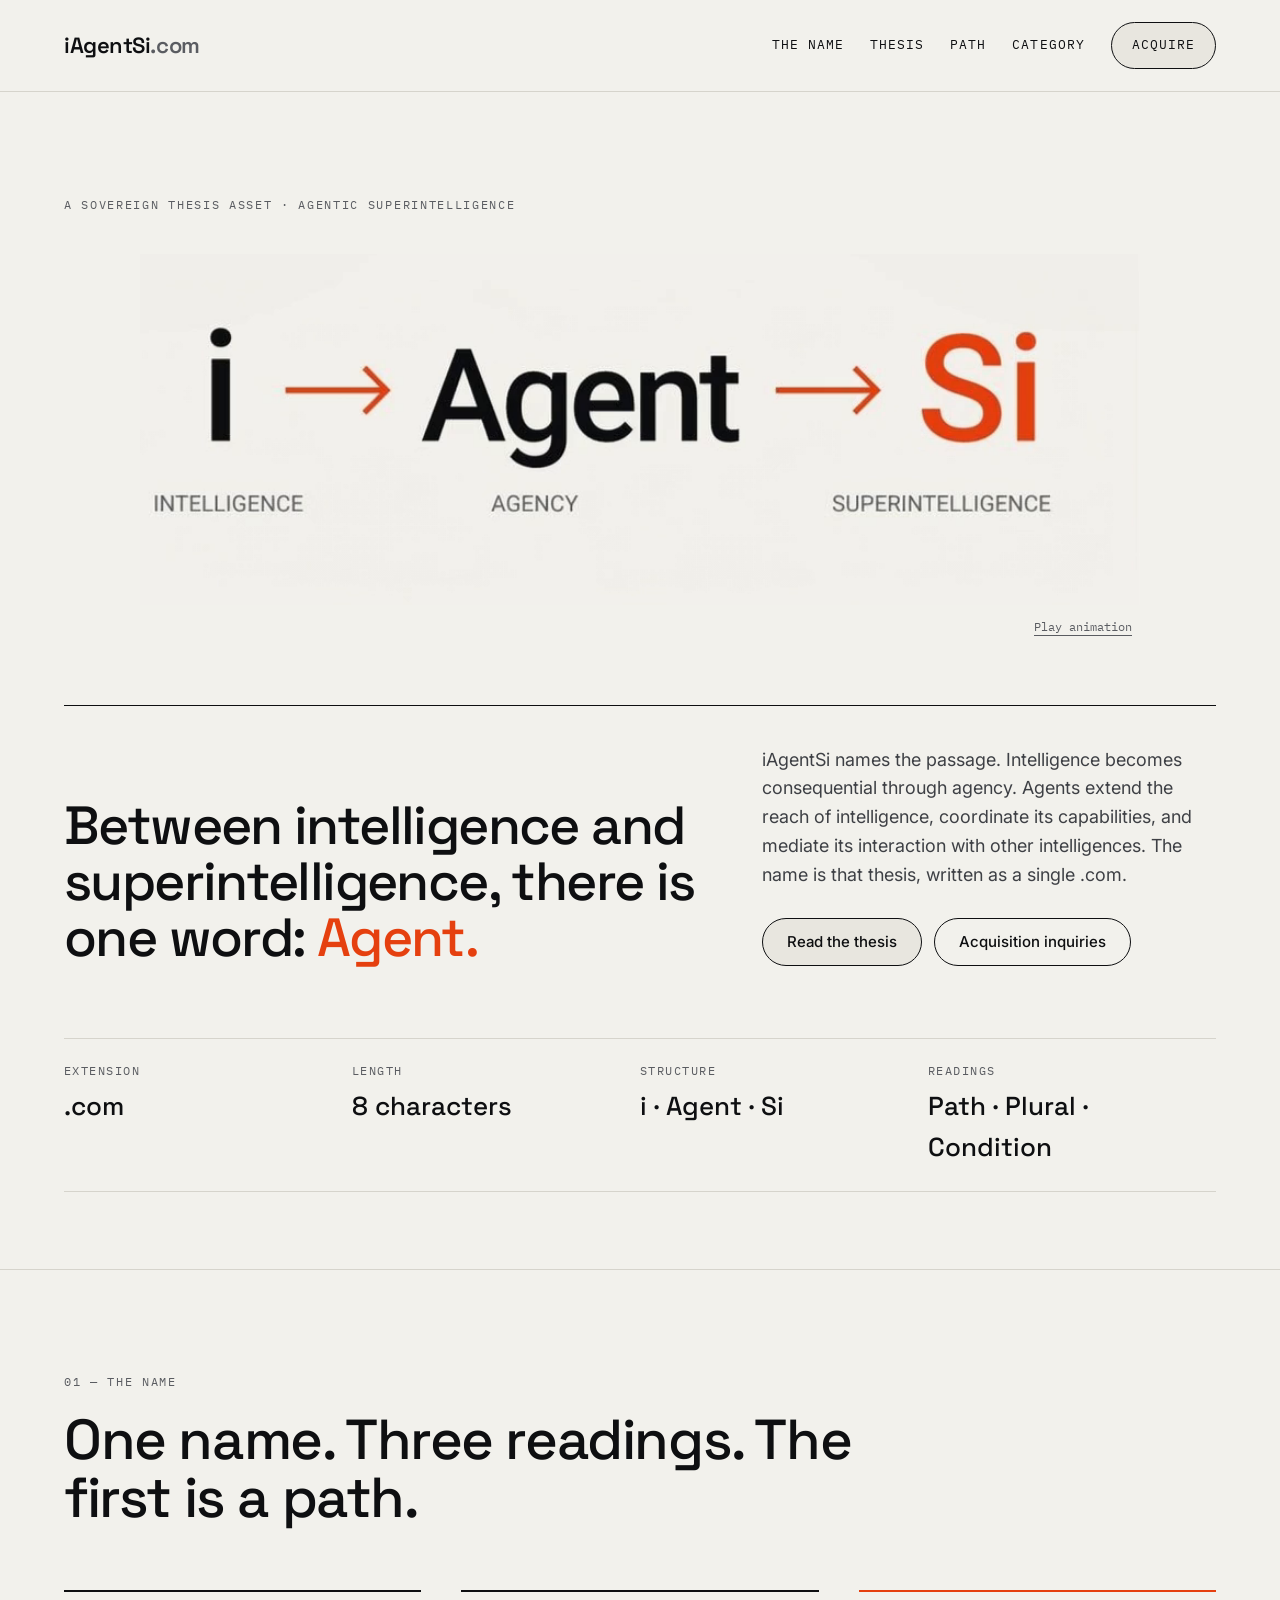
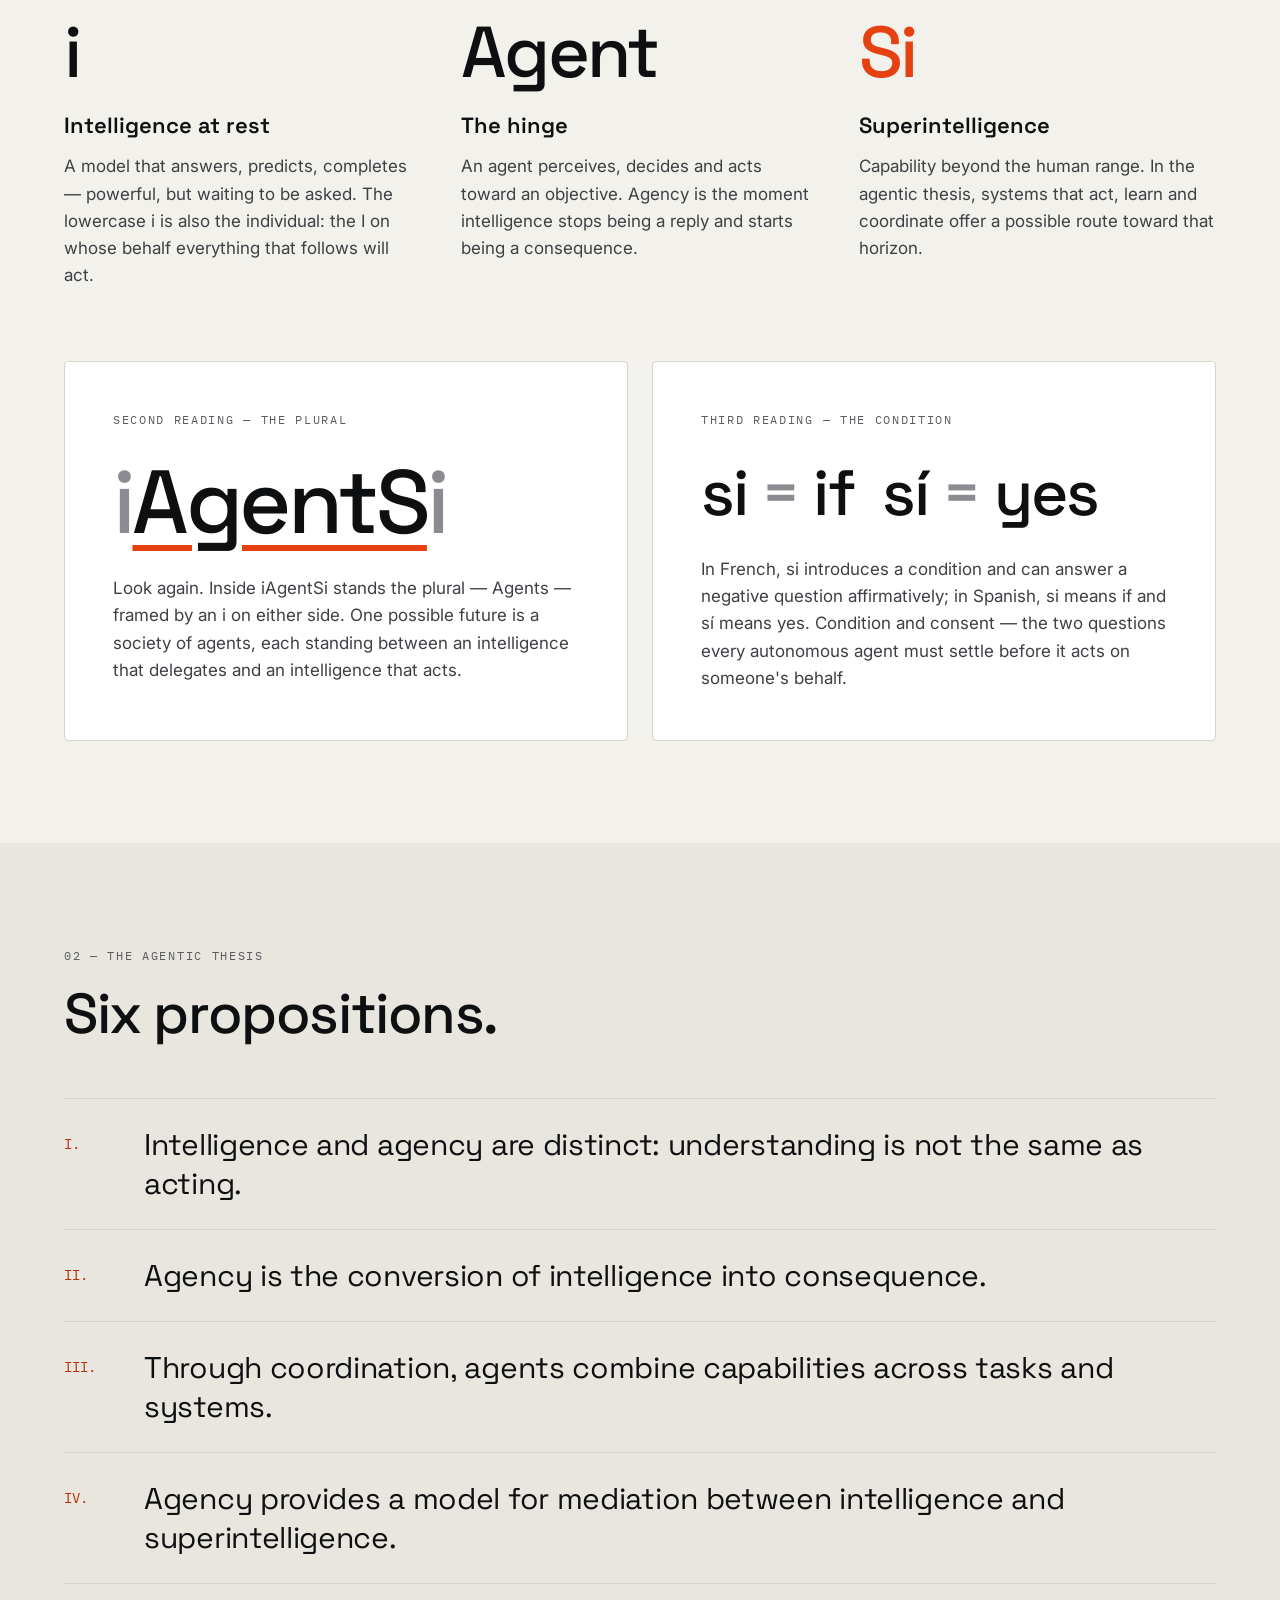
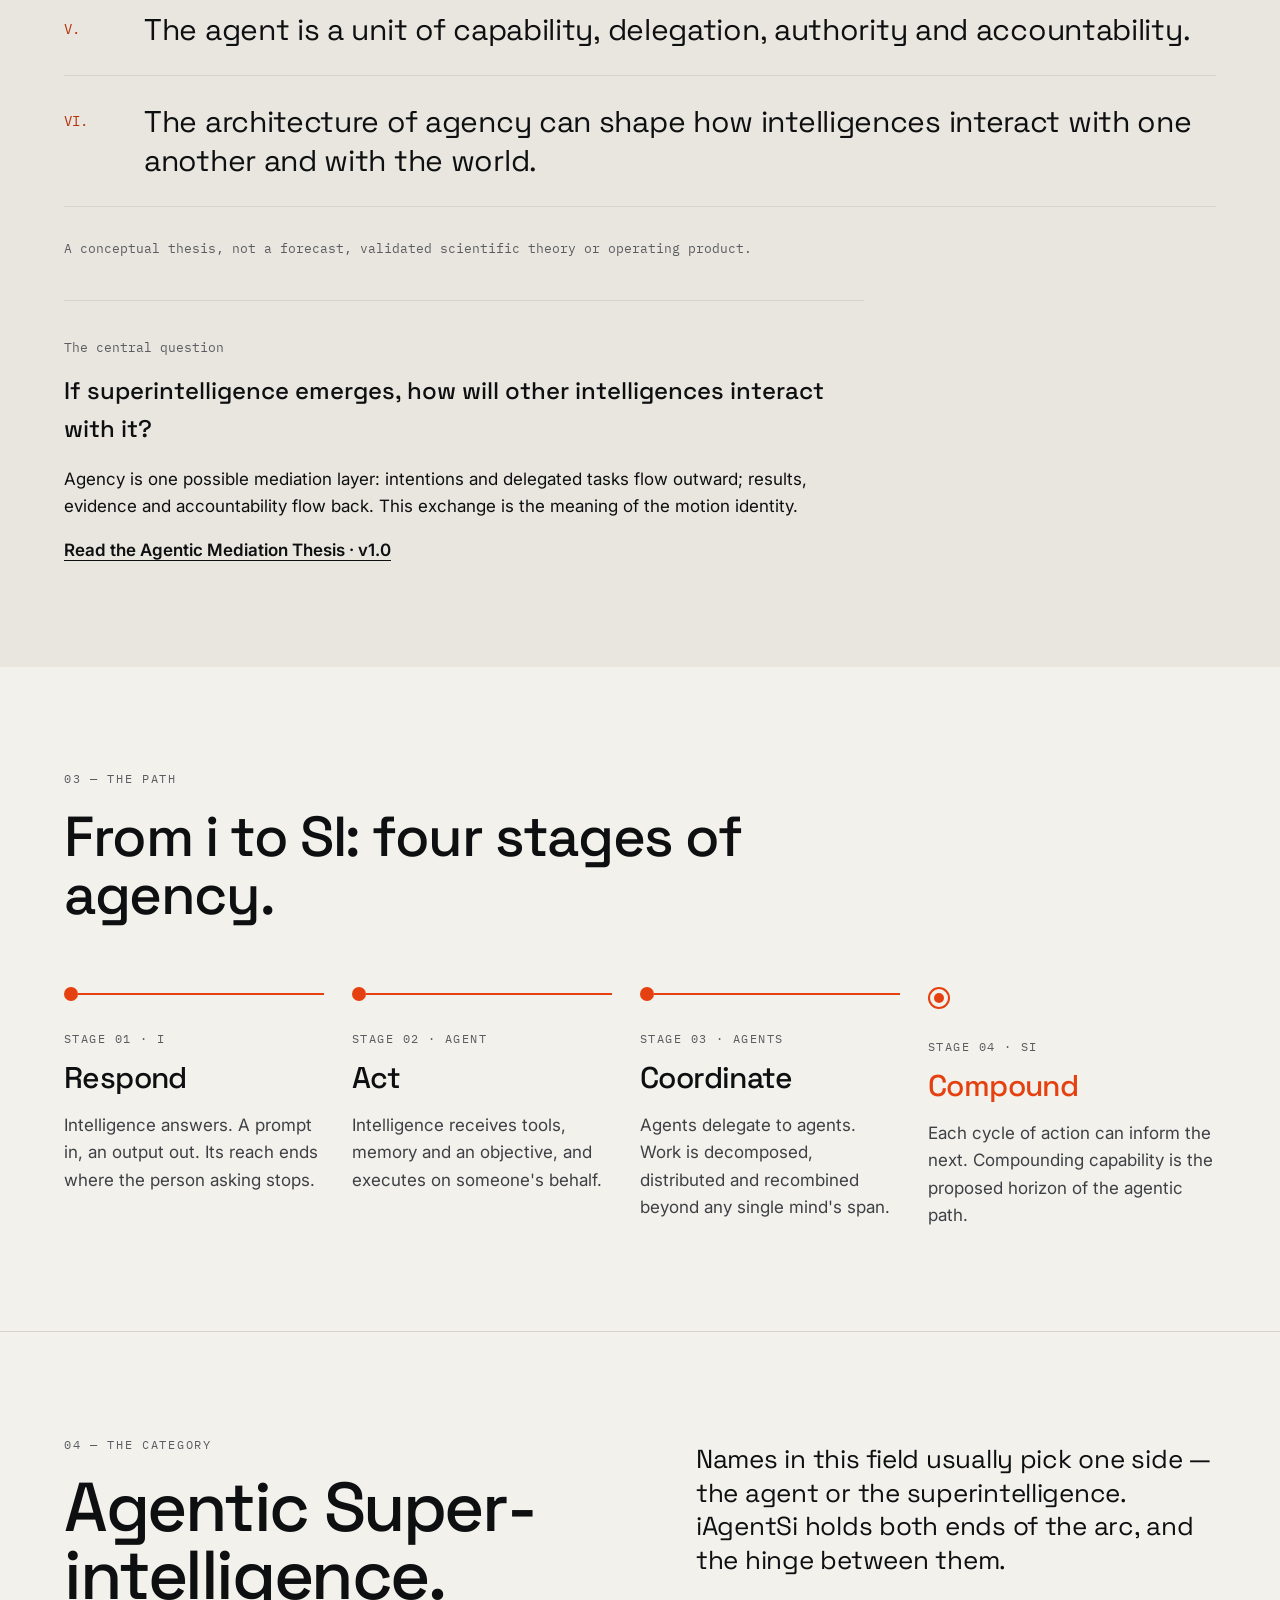
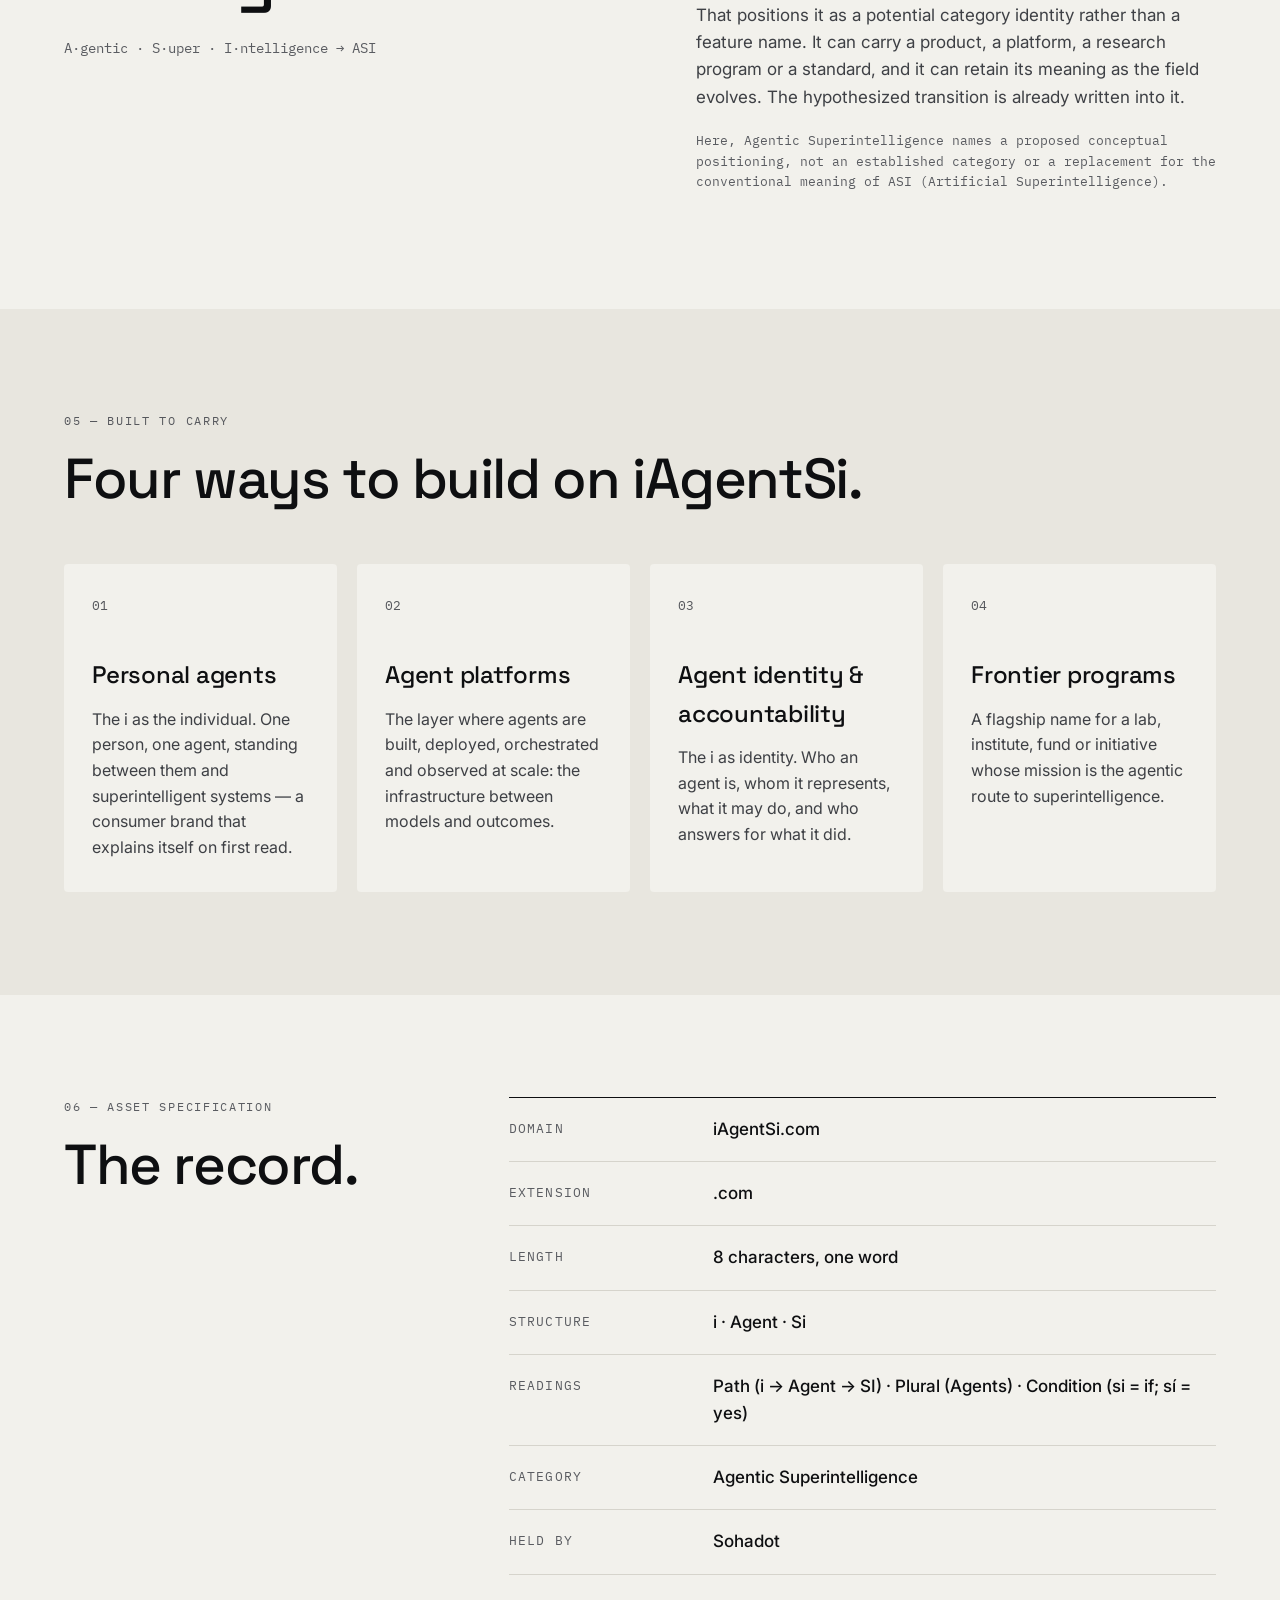
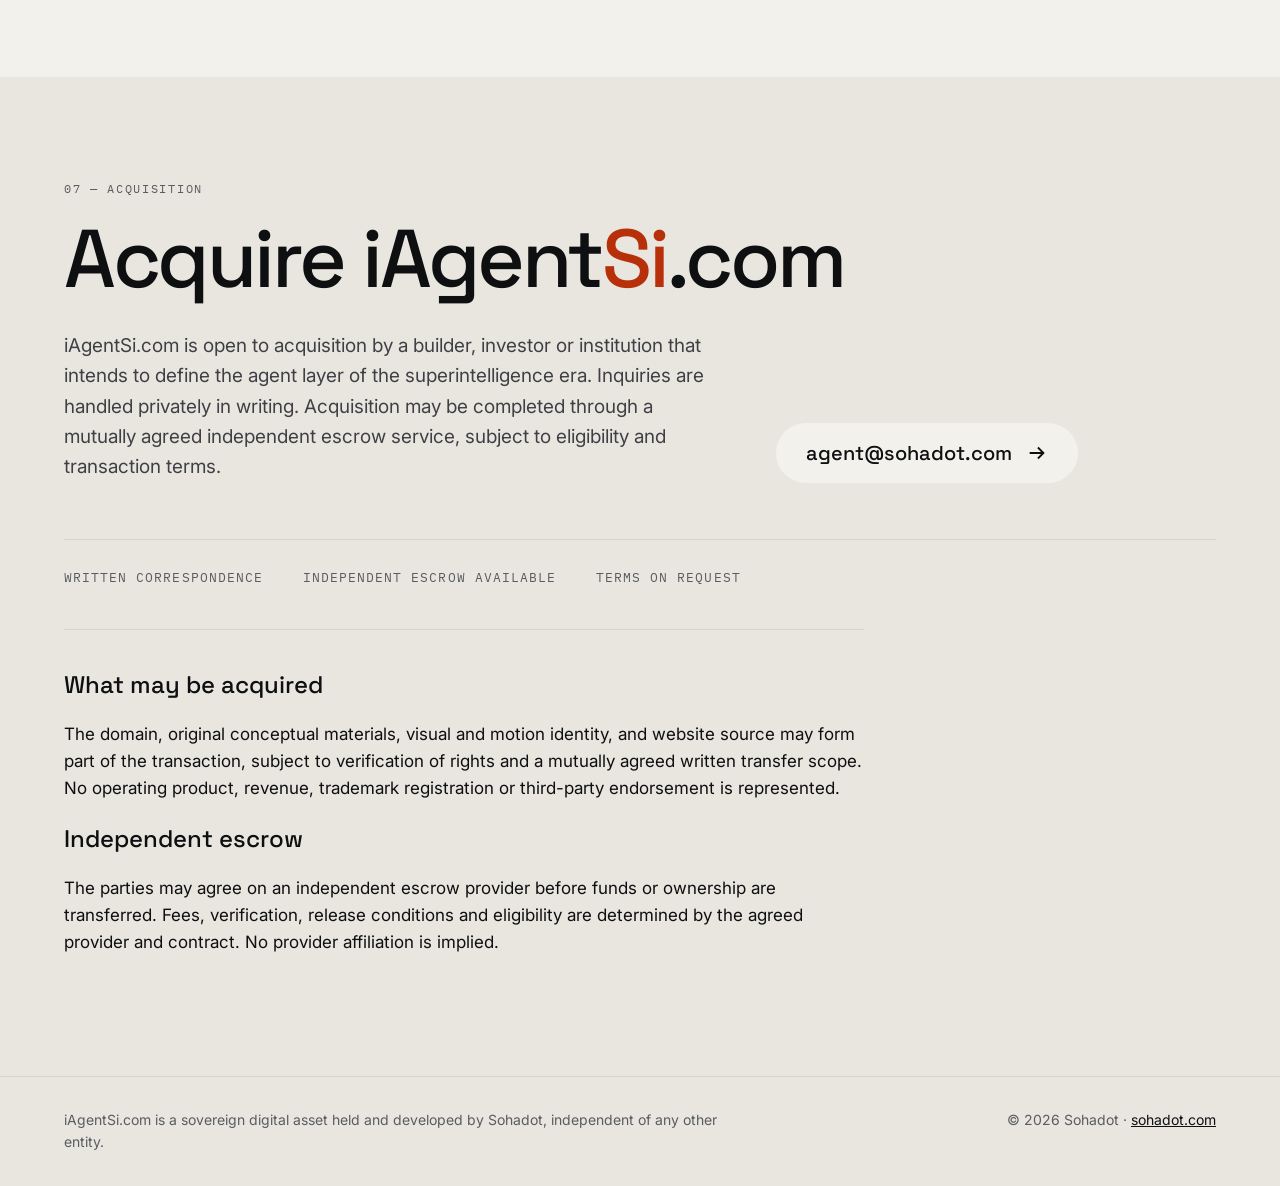
<file: index.html>
<!doctype html>
<html lang="en"><head><meta charset="utf-8"><meta name="viewport" content="width=device-width, initial-scale=1"><title>iAgentSi.com — From i to SI, through the Agent</title><meta name="description" content="Between intelligence and superintelligence, there is one word: Agent. A conceptual digital asset exploring agency as a mediation layer."><link rel="canonical" href="https://iagentsi.com/"><meta name="theme-color" content="#F2F1EC"><meta property="og:type" content="website"><meta property="og:site_name" content="iAgentSi.com"><meta property="og:title" content="iAgentSi.com — From i to SI, through the Agent"><meta property="og:description" content="Between intelligence and superintelligence, there is one word: Agent. A conceptual digital asset exploring agency as a mediation layer."><meta property="og:url" content="https://iagentsi.com/"><meta property="og:image" content="https://iagentsi.com/assets/social-share.png"><meta property="og:image:width" content="1200"><meta property="og:image:height" content="630"><meta property="og:image:alt" content="i to Agent to Si: intelligence, agency, superintelligence"><meta name="twitter:card" content="summary_large_image"><meta name="twitter:title" content="iAgentSi.com — From i to SI, through the Agent"><meta name="twitter:description" content="Between intelligence and superintelligence, there is one word: Agent. A conceptual digital asset exploring agency as a mediation layer."><meta name="twitter:image" content="https://iagentsi.com/assets/social-share.png"><meta name="twitter:image:alt" content="The iAgentSi conceptual identity"><link rel="icon" href="/assets/favicon.svg" type="image/svg+xml"><link rel="stylesheet" href="https://fonts.googleapis.com/css2?family=IBM+Plex+Mono:wght@400;500&amp;family=Inter:wght@400;500;600&amp;family=Space+Grotesk:wght@400;500;600&amp;display=swap"><link rel="stylesheet" href="/assets/site.css"><script type="application/ld+json">{"@context": "https://schema.org", "@type": "WebPage", "name": "iAgentSi \u2014 Agentic Superintelligence", "url": "https://iagentsi.com/", "description": "Between intelligence and superintelligence, there is one word: Agent. A conceptual digital asset exploring agency as a mediation layer.", "inLanguage": "en"}</script><script src="/assets/motion.js" defer></script></head><body><a class="skip" href="#main">Skip to content</a><div class="site d1">
<header class="d2">
<nav aria-label="Primary" class="d3">
<a class="d4" href="#top">iAgentSi<span class="d5">.com</span></a>
<div class="d6">
<a class="d7" href="#name">The Name</a>
<a class="d7" href="#thesis">Thesis</a>
<a class="d7" href="#path">Path</a>
<a class="d7" href="#category">Category</a>
<a class="d8" href="#acquire">Acquire</a>
</div>
</nav>
</header>
<main id="main"><section class="d9" id="top">
<div class="d10">
<p class="d11">A sovereign thesis asset · Agentic Superintelligence</p>
<figure aria-label="Intelligence through agency to superintelligence: a conceptual exchange" class="motion"><div class="motion-media"><img alt="i — Intelligence; Agent — Agency; Si — Superintelligence" height="320" id="identity-still" src="/assets/identity-poster.png" width="912"/><video aria-hidden="true" height="320" hidden="" id="identity-video" loop="" muted="" playsinline="" poster="/assets/identity-poster.png" preload="none" width="912"><source src="/assets/identity.mp4" type="video/mp4"/></video></div><figcaption><span class="motion-description">01 — Intelligence · 02 — Agency · 03 — Superintelligence</span><button hidden="" id="motion-toggle" type="button">Play animation</button></figcaption></figure>
<div class="d12">
<h1 class="d13">Between intelligence and superintelligence, there is one word: <span class="d14">Agent.</span></h1>
<div class="d15">
<p class="d16">iAgentSi names the passage. Intelligence becomes consequential through agency. Agents extend the reach of intelligence, coordinate its capabilities, and mediate its interaction with other intelligences. The name is that thesis, written as a single .com.</p>
<div class="d17">
<a class="d18" href="#thesis">Read the thesis</a>
<a class="d19" href="mailto:agent@sohadot.com?subject=iAgentSi.com%20%E2%80%94%20Acquisition%20inquiry">Acquisition inquiries</a>
</div>
</div>
</div>
<dl class="d20">
<div class="d21">
<dt class="d22">Extension</dt>
<dd class="d23">.com</dd>
</div>
<div class="d21">
<dt class="d22">Length</dt>
<dd class="d23">8 characters</dd>
</div>
<div class="d21">
<dt class="d22">Structure</dt>
<dd class="d23">i · Agent · Si</dd>
</div>
<div class="d24">
<dt class="d22">Readings</dt>
<dd class="d23">Path · Plural · Condition</dd>
</div>
</dl>
</div>
</section><section class="d25" id="name">
<div class="d10">
<p class="d26">01 — The name</p>
<h2 class="d27">One name. Three readings. The first is a path.</h2>
<div class="d28">
<article class="d29">
<div class="d30">i</div>
<h3 class="d31">Intelligence at rest</h3>
<p class="d32">A model that answers, predicts, completes — powerful, but waiting to be asked. The lowercase i is also the individual: the I on whose behalf everything that follows will act.</p>
</article>
<article class="d29">
<div class="d30">Agent</div>
<h3 class="d31">The hinge</h3>
<p class="d32">An agent perceives, decides and acts toward an objective. Agency is the moment intelligence stops being a reply and starts being a consequence.</p>
</article>
<article class="d33">
<div class="d34">Si</div>
<h3 class="d31">Superintelligence</h3>
<p class="d32">Capability beyond the human range. In the agentic thesis, systems that act, learn and coordinate offer a possible route toward that horizon.</p>
</article>
</div>
<div class="d35">
<div class="d36">
<p class="d37">Second reading — the plural</p>
<div aria-label="i, Agents, i" class="d38" role="img"><span class="d39">i</span><span class="d40">AgentS</span><span class="d39">i</span></div>
<p class="d32">Look again. Inside iAgentSi stands the plural — Agents — framed by an i on either side. One possible future is a society of agents, each standing between an intelligence that delegates and an intelligence that acts.</p>
</div>
<div class="d36">
<p class="d37">Third reading — the condition</p>
<div class="d41">
<span>si <span class="d39">=</span> if</span>
<span>sí <span class="d39">=</span> yes</span>
</div>
<p class="d32">In French, si introduces a condition and can answer a negative question affirmatively; in Spanish, si means if and sí means yes. Condition and consent — the two questions every autonomous agent must settle before it acts on someone's behalf.</p>
</div>
</div>
</div>
</section><section class="d42" id="thesis">
<div class="d10">
<p class="d26">02 — The agentic thesis</p>
<h2 class="d43">Six propositions.</h2>
<ol class="d44">
<li class="d45"><span class="d46">I.</span> <span class="d47">Intelligence and agency are distinct: understanding is not the same as acting.</span></li>
<li class="d45"><span class="d46">II.</span> <span class="d47">Agency is the conversion of intelligence into consequence.</span></li>
<li class="d45"><span class="d46">III.</span> <span class="d47">Through coordination, agents combine capabilities across tasks and systems.</span></li>
<li class="d45"><span class="d46">IV.</span> <span class="d47">Agency provides a model for mediation between intelligence and superintelligence.</span></li>
<li class="d45"><span class="d46">V.</span> <span class="d47">The agent is a unit of capability, delegation, authority and accountability.</span></li>
<li class="d45"><span class="d46">VI.</span> <span class="d47">The architecture of agency can shape how intelligences interact with one another and with the world.</span></li>
</ol>
<p class="d48">A conceptual thesis, not a forecast, validated scientific theory or operating product.</p>
<div class="thesis-note"><p class="eyebrow">The central question</p><h3>If superintelligence emerges, how will other intelligences interact with it?</h3><p>Agency is one possible mediation layer: intentions and delegated tasks flow outward; results, evidence and accountability flow back. This exchange is the meaning of the motion identity.</p><a href="/thesis/">Read the Agentic Mediation Thesis · v1.0</a></div></div>
</section><section class="d49" id="path">
<div class="d10">
<p class="d26">03 — The path</p>
<h2 class="d27">From i to SI: four stages of agency.</h2>
<div class="d50">
<div class="d51">
<div aria-hidden="true" class="d52"><span class="d53"></span><span class="d54"></span></div>
<p class="d55">Stage 01 · i</p>
<h3 class="d56">Respond</h3>
<p class="d32">Intelligence answers. A prompt in, an output out. Its reach ends where the person asking stops.</p>
</div>
<div class="d51">
<div aria-hidden="true" class="d52"><span class="d53"></span><span class="d54"></span></div>
<p class="d55">Stage 02 · Agent</p>
<h3 class="d56">Act</h3>
<p class="d32">Intelligence receives tools, memory and an objective, and executes on someone's behalf.</p>
</div>
<div class="d51">
<div aria-hidden="true" class="d52"><span class="d53"></span><span class="d54"></span></div>
<p class="d55">Stage 03 · Agents</p>
<h3 class="d56">Coordinate</h3>
<p class="d32">Agents delegate to agents. Work is decomposed, distributed and recombined beyond any single mind's span.</p>
</div>
<div class="d57">
<div aria-hidden="true" class="d52"><span class="d58"><span class="d59"></span></span></div>
<p class="d55">Stage 04 · SI</p>
<h3 class="d60">Compound</h3>
<p class="d32">Each cycle of action can inform the next. Compounding capability is the proposed horizon of the agentic path.</p>
</div>
</div>
</div>
</section><section class="d25" id="category">
<div class="d61">
<div class="d62">
<p class="d26">04 — The category</p>
<h2 class="d63">Agentic Super­intelligence.</h2>
<p class="d64">A·gentic · S·uper · I·ntelligence → ASI</p>
</div>
<div class="d65">
<p class="d66">Names in this field usually pick one side — the agent or the superintelligence. iAgentSi holds both ends of the arc, and the hinge between them.</p>
<p class="d32">That positions it as a potential category identity rather than a feature name. It can carry a product, a platform, a research program or a standard, and it can retain its meaning as the field evolves. The hypothesized transition is already written into it.</p>
<p class="scope-note">Here, Agentic Superintelligence names a proposed conceptual positioning, not an established category or a replacement for the conventional meaning of ASI (Artificial Superintelligence).</p></div>
</div>
</section><section class="d67" id="pathways">
<div class="d10">
<p class="d68">05 — Built to carry</p>
<h2 class="d69">Four ways to build on iAgentSi.</h2>
<div class="d70">
<article class="d71">
<p class="d72">01</p>
<h3 class="d73">Personal agents</h3>
<p class="d74">The i as the individual. One person, one agent, standing between them and superintelligent systems — a consumer brand that explains itself on first read.</p>
</article>
<article class="d71">
<p class="d72">02</p>
<h3 class="d73">Agent platforms</h3>
<p class="d74">The layer where agents are built, deployed, orchestrated and observed at scale: the infrastructure between models and outcomes.</p>
</article>
<article class="d71">
<p class="d72">03</p>
<h3 class="d73">Agent identity &amp; accountability</h3>
<p class="d74">The i as identity. Who an agent is, whom it represents, what it may do, and who answers for what it did.</p>
</article>
<article class="d71">
<p class="d72">04</p>
<h3 class="d73">Frontier programs</h3>
<p class="d74">A flagship name for a lab, institute, fund or initiative whose mission is the agentic route to superintelligence.</p>
</article>
</div>
</div>
</section><section class="d49" id="spec">
<div class="d75">
<div class="d76">
<p class="d26">06 — Asset specification</p>
<h2 class="d77">The record.</h2>
</div>
<dl class="d78">
<div class="d79"><dt class="d80">Domain</dt><dd class="d81">iAgentSi.com</dd></div>
<div class="d79"><dt class="d80">Extension</dt><dd class="d81">.com</dd></div>
<div class="d79"><dt class="d80">Length</dt><dd class="d81">8 characters, one word</dd></div>
<div class="d79"><dt class="d80">Structure</dt><dd class="d81">i · Agent · Si</dd></div>
<div class="d79"><dt class="d80">Readings</dt><dd class="d81">Path (i → Agent → SI) · Plural (Agents) · Condition (si = if; sí = yes)</dd></div>
<div class="d79"><dt class="d80">Category</dt><dd class="d81">Agentic Superintelligence</dd></div>
<div class="d79"><dt class="d80">Held by</dt><dd class="d81">Sohadot</dd></div>
</dl>
</div>
</section><section class="d42" id="acquire">
<div class="d10">
<p class="d26">07 — Acquisition</p>
<h2 class="d82">Acquire iAgent<span class="d83">Si</span>.com</h2>
<div class="d84">
<p class="d85">iAgentSi.com is open to acquisition by a builder, investor or institution that intends to define the agent layer of the superintelligence era. Inquiries are handled privately in writing. Acquisition may be completed through a mutually agreed independent escrow service, subject to eligibility and transaction terms.</p>
<a class="d86" href="mailto:agent@sohadot.com?subject=iAgentSi.com%20%E2%80%94%20Acquisition%20inquiry">agent@sohadot.com<svg aria-hidden="true" class="d87" viewbox="0 0 24 24"><path d="M4 12h15M13 6l6 6-6 6" fill="none" stroke="#0E0F11" stroke-width="2"></path></svg></a>
</div>
<div class="d88">
<span>Written correspondence</span>
<span>Independent escrow available</span>
<span>Terms on request</span>
</div>
<div class="acq-note"><h3>What may be acquired</h3><p>The domain, original conceptual materials, visual and motion identity, and website source may form part of the transaction, subject to verification of rights and a mutually agreed written transfer scope. No operating product, revenue, trademark registration or third-party endorsement is represented.</p><h3>Independent escrow</h3><p>The parties may agree on an independent escrow provider before funds or ownership are transferred. Fees, verification, release conditions and eligibility are determined by the agreed provider and contract. No provider affiliation is implied.</p></div></div>
</section></main>







<footer class="d89">
<div class="d90">
<p class="d91">iAgentSi.com is a sovereign digital asset held and developed by Sohadot, independent of any other entity.</p>
<p class="d92">© 2026 Sohadot · <a class="d93" href="https://sohadot.com">sohadot.com</a></p>
</div>
</footer>
</div></body></html>
</file>
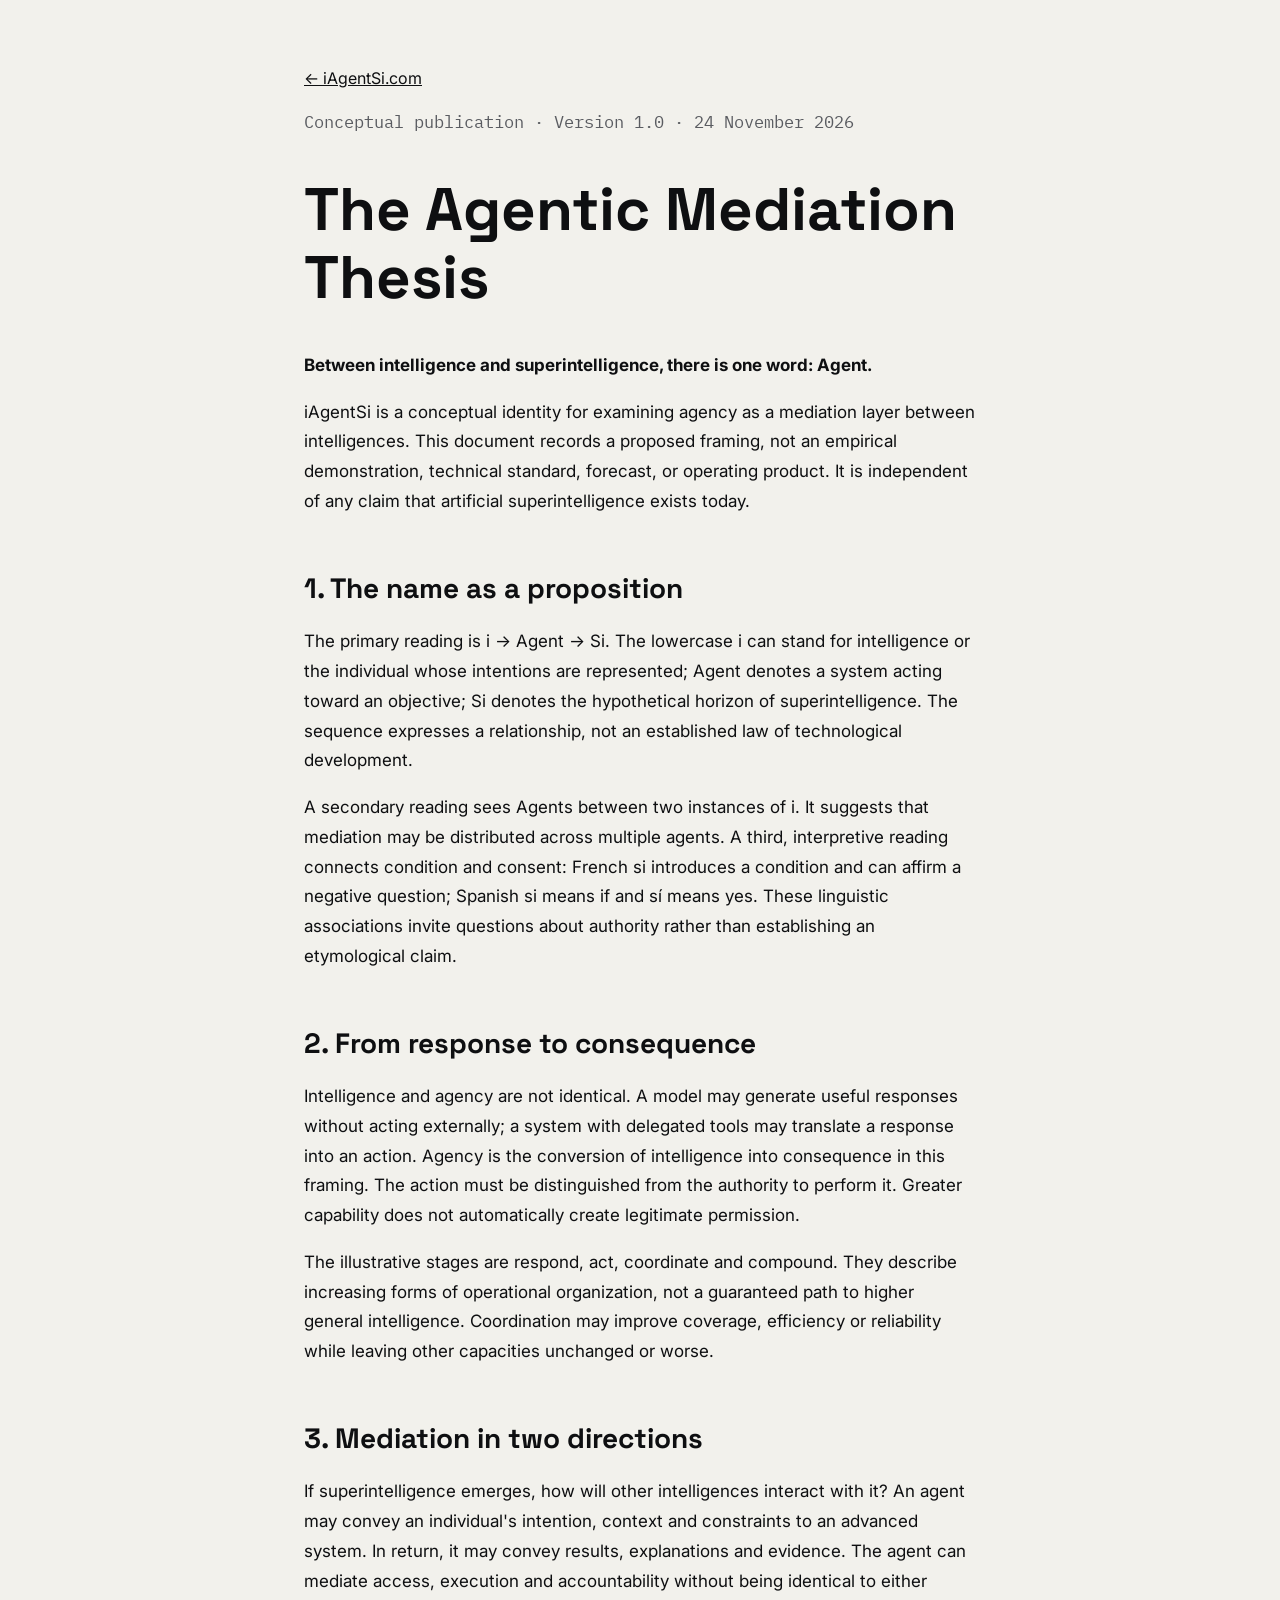
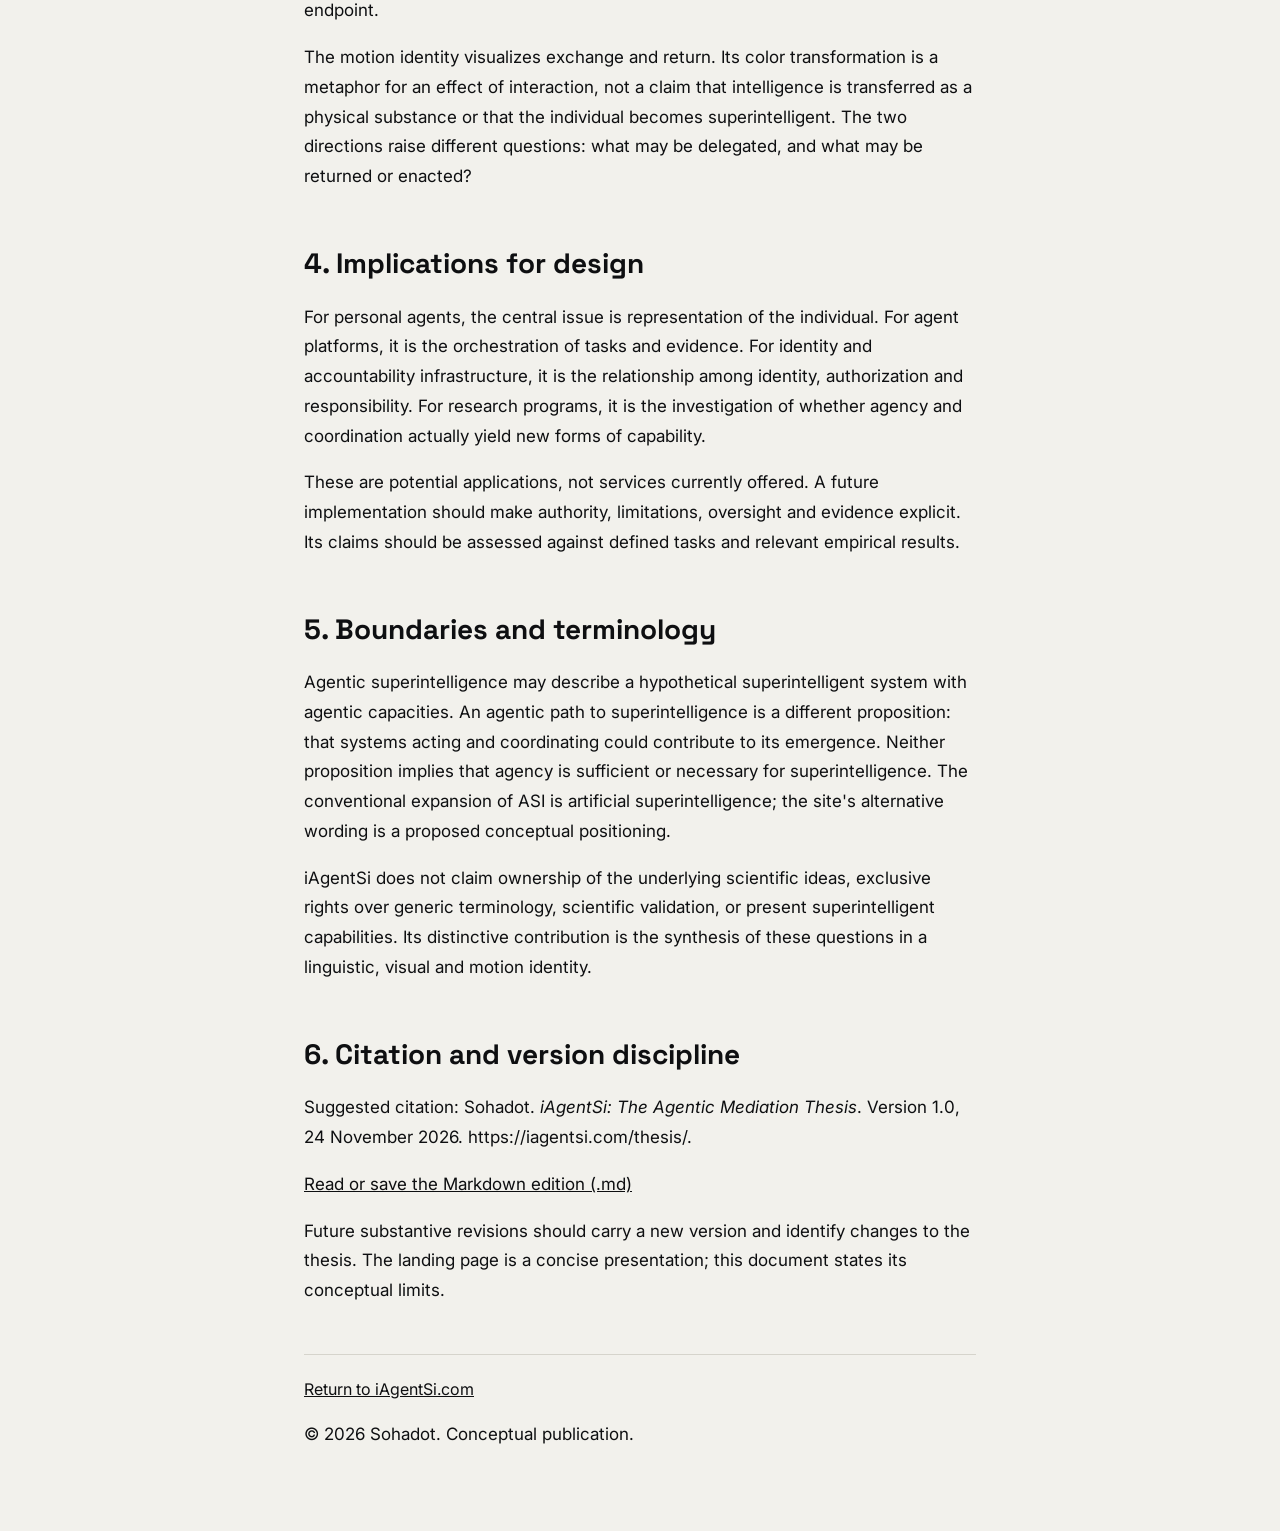
<file: thesis/index.html>
<!doctype html>
<html lang="en"><head><meta charset="utf-8"><meta name="viewport" content="width=device-width, initial-scale=1"><title>The Agentic Mediation Thesis — iAgentSi.com</title><meta name="description" content="Version 1.0 of the conceptual thesis on agency as a mediation layer between intelligences."><link rel="canonical" href="https://iagentsi.com/thesis/"><meta name="theme-color" content="#F2F1EC"><meta property="og:type" content="website"><meta property="og:site_name" content="iAgentSi.com"><meta property="og:title" content="The Agentic Mediation Thesis — iAgentSi.com"><meta property="og:description" content="Version 1.0 of the conceptual thesis on agency as a mediation layer between intelligences."><meta property="og:url" content="https://iagentsi.com/thesis/"><meta property="og:image" content="https://iagentsi.com/assets/social-share.png"><meta property="og:image:width" content="1200"><meta property="og:image:height" content="630"><meta property="og:image:alt" content="i to Agent to Si: intelligence, agency, superintelligence"><meta name="twitter:card" content="summary_large_image"><meta name="twitter:title" content="The Agentic Mediation Thesis — iAgentSi.com"><meta name="twitter:description" content="Version 1.0 of the conceptual thesis on agency as a mediation layer between intelligences."><meta name="twitter:image" content="https://iagentsi.com/assets/social-share.png"><meta name="twitter:image:alt" content="The iAgentSi conceptual identity"><link rel="icon" href="/assets/favicon.svg" type="image/svg+xml"><link rel="stylesheet" href="https://fonts.googleapis.com/css2?family=IBM+Plex+Mono:wght@400;500&amp;family=Inter:wght@400;500;600&amp;family=Space+Grotesk:wght@400;500;600&amp;display=swap"><link rel="stylesheet" href="/assets/site.css"></head><body><main class="doc"><nav><a href="/">← iAgentSi.com</a></nav><p class="eyebrow">Conceptual publication · Version 1.0 · 24 November 2026</p><h1>The Agentic Mediation Thesis</h1><p><strong>Between intelligence and superintelligence, there is one word: Agent.</strong></p><p>iAgentSi is a conceptual identity for examining agency as a mediation layer between intelligences. This document records a proposed framing, not an empirical demonstration, technical standard, forecast, or operating product. It is independent of any claim that artificial superintelligence exists today.</p><h2>1. The name as a proposition</h2><p>The primary reading is i → Agent → Si. The lowercase i can stand for intelligence or the individual whose intentions are represented; Agent denotes a system acting toward an objective; Si denotes the hypothetical horizon of superintelligence. The sequence expresses a relationship, not an established law of technological development.</p><p>A secondary reading sees Agents between two instances of i. It suggests that mediation may be distributed across multiple agents. A third, interpretive reading connects condition and consent: French si introduces a condition and can affirm a negative question; Spanish si means if and sí means yes. These linguistic associations invite questions about authority rather than establishing an etymological claim.</p><h2>2. From response to consequence</h2><p>Intelligence and agency are not identical. A model may generate useful responses without acting externally; a system with delegated tools may translate a response into an action. Agency is the conversion of intelligence into consequence in this framing. The action must be distinguished from the authority to perform it. Greater capability does not automatically create legitimate permission.</p><p>The illustrative stages are respond, act, coordinate and compound. They describe increasing forms of operational organization, not a guaranteed path to higher general intelligence. Coordination may improve coverage, efficiency or reliability while leaving other capacities unchanged or worse.</p><h2>3. Mediation in two directions</h2><p>If superintelligence emerges, how will other intelligences interact with it? An agent may convey an individual's intention, context and constraints to an advanced system. In return, it may convey results, explanations and evidence. The agent can mediate access, execution and accountability without being identical to either endpoint.</p><p>The motion identity visualizes exchange and return. Its color transformation is a metaphor for an effect of interaction, not a claim that intelligence is transferred as a physical substance or that the individual becomes superintelligent. The two directions raise different questions: what may be delegated, and what may be returned or enacted?</p><h2>4. Implications for design</h2><p>For personal agents, the central issue is representation of the individual. For agent platforms, it is the orchestration of tasks and evidence. For identity and accountability infrastructure, it is the relationship among identity, authorization and responsibility. For research programs, it is the investigation of whether agency and coordination actually yield new forms of capability.</p><p>These are potential applications, not services currently offered. A future implementation should make authority, limitations, oversight and evidence explicit. Its claims should be assessed against defined tasks and relevant empirical results.</p><h2>5. Boundaries and terminology</h2><p>Agentic superintelligence may describe a hypothetical superintelligent system with agentic capacities. An agentic path to superintelligence is a different proposition: that systems acting and coordinating could contribute to its emergence. Neither proposition implies that agency is sufficient or necessary for superintelligence. The conventional expansion of ASI is artificial superintelligence; the site's alternative wording is a proposed conceptual positioning.</p><p>iAgentSi does not claim ownership of the underlying scientific ideas, exclusive rights over generic terminology, scientific validation, or present superintelligent capabilities. Its distinctive contribution is the synthesis of these questions in a linguistic, visual and motion identity.</p><h2>6. Citation and version discipline</h2><p>Suggested citation: Sohadot. <em>iAgentSi: The Agentic Mediation Thesis</em>. Version 1.0, 24 November 2026. https://iagentsi.com/thesis/.</p><p><a href="/thesis/thesis.md">Read or save the Markdown edition (.md)</a></p><p>Future substantive revisions should carry a new version and identify changes to the thesis. The landing page is a concise presentation; this document states its conceptual limits.</p><footer><a href="/">Return to iAgentSi.com</a><p>© 2026 Sohadot. Conceptual publication.</p></footer></main></body></html>
</file>
<file: assets/site.css>
*{box-sizing:border-box}html{scroll-behavior:smooth;color-scheme:light}body{margin:0;background:#F2F1EC;font-family:Inter,system-ui,sans-serif}a{color:#0E0F11}a:hover{color:#B8300A}a:focus-visible,button:focus-visible{outline:3px solid #B8300A;outline-offset:4px}img,video{max-width:100%} [hidden]{display:none!important} .site{overflow-wrap:anywhere} .skip{position:absolute;left:1rem;top:-5rem;background:white;padding:1rem;z-index:9}.skip:focus{top:1rem}.d1{background: #F2F1EC; color: #0E0F11; font-family: Inter, system-ui, sans-serif; font-size: 17px; line-height: 1.6}
.d2{padding: 18px clamp(20px,5vw,64px); border-bottom: 1px solid #D6D4CC}
.d3{max-width: 1200px; margin: 0 auto; display: flex; flex-wrap: wrap; align-items: center; justify-content: space-between; gap: 12px 24px}
.d4{font-family: 'Space Grotesk', sans-serif; font-weight: 600; font-size: 22px; letter-spacing: -0.02em; text-decoration: none; padding: 10px 0}
.d5{color: #5A5C61}
.d6{display: flex; flex-wrap: wrap; align-items: center; gap: 4px 26px; font-family: 'IBM Plex Mono', monospace; font-size: 13px; letter-spacing: 0.08em; text-transform: uppercase}
.d7{text-decoration: none; padding: 12px 0}
.d8{text-decoration: none; padding: 12px 20px; background: #E8E6DF; color: #0E0F11; border: 1px solid #0E0F11; border-radius: 999px}
.d9{padding: clamp(56px,8vw,112px) clamp(20px,5vw,64px) clamp(48px,6vw,88px)}
.d10{max-width: 1200px; margin: 0 auto}
.d11{margin: 0; font-family: 'IBM Plex Mono', monospace; font-size: 12px; letter-spacing: 0.14em; text-transform: uppercase; color: #5A5C61}
.d12{display: flex; flex-wrap: wrap; gap: 32px 64px; align-items: flex-end; border-top: 1px solid #0E0F11; padding-top: 40px}
.d13{flex: 1 1 520px; margin: 0; font-family: 'Space Grotesk', sans-serif; font-weight: 500; font-size: clamp(34px,4.2vw,58px); line-height: 1.04; letter-spacing: -0.03em}
.d14{color: #E5400F}
.d15{flex: 1 1 340px; max-width: 460px}
.d16{margin: 0 0 28px; color: #3E4045; font-size: 18px}
.d17{display: flex; flex-wrap: wrap; gap: 12px}
.d18{display: inline-flex; align-items: center; min-height: 48px; padding: 0 24px; background: #E8E6DF; color: #0E0F11; border: 1px solid #0E0F11; border-radius: 999px; text-decoration: none; font-weight: 500; font-size: 15px}
.d19{display: inline-flex; align-items: center; min-height: 48px; padding: 0 24px; border: 1px solid #0E0F11; border-radius: 999px; text-decoration: none; font-weight: 500; font-size: 15px}
.d20{display: flex; flex-wrap: wrap; margin: 72px 0 0; border-top: 1px solid #D6D4CC; border-bottom: 1px solid #D6D4CC}
.d21{flex: 1 1 220px; padding: 22px 24px 22px 0}
.d22{font-family: 'IBM Plex Mono', monospace; font-size: 12px; letter-spacing: 0.12em; text-transform: uppercase; color: #5A5C61}
.d23{margin: 6px 0 0; font-family: 'Space Grotesk', sans-serif; font-size: 26px; font-weight: 500}
.d24{flex: 1 1 220px; padding: 22px 0}
.d25{padding: clamp(64px,8vw,120px) clamp(20px,5vw,64px); border-top: 1px solid #D6D4CC}
.d26{margin: 0 0 20px; font-family: 'IBM Plex Mono', monospace; font-size: 12px; letter-spacing: 0.14em; text-transform: uppercase; color: #5A5C61}
.d27{margin: 0 0 64px; max-width: 900px; font-family: 'Space Grotesk', sans-serif; font-weight: 500; font-size: clamp(34px,4.4vw,60px); line-height: 1.02; letter-spacing: -0.025em}
.d28{display: flex; flex-wrap: wrap; gap: 40px}
.d29{flex: 1 1 280px; border-top: 2px solid #0E0F11; padding-top: 24px}
.d30{font-family: 'Space Grotesk', sans-serif; font-size: 72px; font-weight: 500; line-height: 1; letter-spacing: -0.04em; margin-bottom: 20px}
.d31{margin: 0 0 10px; font-family: 'Space Grotesk', sans-serif; font-size: 22px; font-weight: 600}
.d32{margin: 0; color: #3E4045}
.d33{flex: 1 1 280px; border-top: 2px solid #E5400F; padding-top: 24px}
.d34{font-family: 'Space Grotesk', sans-serif; font-size: 72px; font-weight: 500; line-height: 1; letter-spacing: -0.04em; margin-bottom: 20px; color: #E5400F}
.d35{display: flex; flex-wrap: wrap; gap: 24px; margin-top: 72px}
.d36{flex: 1 1 440px; background: #FFFFFF; border: 1px solid #D6D4CC; border-radius: 4px; padding: clamp(28px,4vw,48px)}
.d37{margin: 0 0 28px; font-family: 'IBM Plex Mono', monospace; font-size: 12px; letter-spacing: 0.14em; text-transform: uppercase; color: #5A5C61}
.d38{font-family: 'Space Grotesk', sans-serif; font-size: clamp(56px,7vw,96px); font-weight: 500; line-height: 1; letter-spacing: -0.04em; margin-bottom: 28px}
.d39{color: #8A8C91}
.d40{text-decoration: underline; text-decoration-color: #E5400F; text-decoration-thickness: 6px; text-underline-offset: 12px}
.d41{display: flex; flex-wrap: wrap; gap: 8px 28px; font-family: 'Space Grotesk', sans-serif; font-size: clamp(40px,5vw,64px); font-weight: 500; line-height: 1.1; letter-spacing: -0.03em; margin-bottom: 28px}
.d42{padding: clamp(64px,8vw,120px) clamp(20px,5vw,64px); background: #E8E6DF; color: #0E0F11}
.d43{margin: 0 0 56px; font-family: 'Space Grotesk', sans-serif; font-weight: 500; font-size: clamp(34px,4.4vw,60px); line-height: 1.02; letter-spacing: -0.025em}
.d44{list-style: none; margin: 0; padding: 0; border-top: 1px solid #D6D4CC}
.d45{display: flex; gap: 24px; padding: 26px 0; border-bottom: 1px solid #D6D4CC}
.d46{flex: 0 0 56px; font-family: 'IBM Plex Mono', monospace; font-size: 14px; padding-top: 8px; color: #B8300A}
.d47{flex: 1 1 auto; font-family: 'Space Grotesk', sans-serif; font-size: clamp(22px,2.4vw,30px); line-height: 1.3; letter-spacing: -0.01em}
.d48{margin: 32px 0 0; font-family: 'IBM Plex Mono', monospace; font-size: 13px; color: #5A5C61}
.d49{padding: clamp(64px,8vw,120px) clamp(20px,5vw,64px)}
.d50{display: flex; flex-wrap: wrap; gap: 40px 0}
.d51{flex: 1 1 260px; padding-right: 28px}
.d52{display: flex; align-items: center; margin-bottom: 28px}
.d53{width: 14px; height: 14px; border-radius: 50%; background: #E5400F; flex: none}
.d54{flex: 1; height: 2px; background: #E5400F}
.d55{margin: 0 0 6px; font-family: 'IBM Plex Mono', monospace; font-size: 12px; letter-spacing: 0.12em; text-transform: uppercase; color: #5A5C61}
.d56{margin: 0 0 10px; font-family: 'Space Grotesk', sans-serif; font-size: 30px; font-weight: 500; letter-spacing: -0.02em}
.d57{flex: 1 1 260px}
.d58{width: 22px; height: 22px; border-radius: 50%; border: 2px solid #E5400F; box-sizing: border-box; flex: none; display: flex; align-items: center; justify-content: center}
.d59{width: 10px; height: 10px; border-radius: 50%; background: #E5400F}
.d60{margin: 0 0 10px; font-family: 'Space Grotesk', sans-serif; font-size: 30px; font-weight: 500; letter-spacing: -0.02em; color: #E5400F}
.d61{max-width: 1200px; margin: 0 auto; display: flex; flex-wrap: wrap; gap: 40px 72px}
.d62{flex: 1 1 460px}
.d63{margin: 0; font-family: 'Space Grotesk', sans-serif; font-weight: 500; font-size: clamp(40px,5.4vw,76px); line-height: 0.98; letter-spacing: -0.035em}
.d64{margin: 28px 0 0; font-family: 'IBM Plex Mono', monospace; font-size: 14px; color: #5A5C61}
.d65{flex: 1 1 420px; padding-top: 8px}
.d66{margin: 0 0 24px; font-family: 'Space Grotesk', sans-serif; font-size: 26px; line-height: 1.3; letter-spacing: -0.01em}
.d67{padding: clamp(64px,8vw,120px) clamp(20px,5vw,64px); background: #E8E6DF}
.d68{margin: 0 0 20px; font-family: 'IBM Plex Mono', monospace; font-size: 12px; letter-spacing: 0.14em; text-transform: uppercase; color: #55575C}
.d69{margin: 0 0 56px; max-width: 900px; font-family: 'Space Grotesk', sans-serif; font-weight: 500; font-size: clamp(34px,4.4vw,60px); line-height: 1.02; letter-spacing: -0.025em}
.d70{display: flex; flex-wrap: wrap; gap: 20px}
.d71{flex: 1 1 260px; background: #F2F1EC; border-radius: 4px; padding: 32px 28px}
.d72{margin: 0 0 40px; font-family: 'IBM Plex Mono', monospace; font-size: 13px; color: #55575C}
.d73{margin: 0 0 12px; font-family: 'Space Grotesk', sans-serif; font-size: 24px; font-weight: 500; letter-spacing: -0.01em}
.d74{margin: 0; color: #3E4045; font-size: 16px}
.d75{max-width: 1200px; margin: 0 auto; display: flex; flex-wrap: wrap; gap: 32px 72px}
.d76{flex: 1 1 300px}
.d77{margin: 0; font-family: 'Space Grotesk', sans-serif; font-weight: 500; font-size: clamp(34px,4.4vw,60px); line-height: 1.02; letter-spacing: -0.025em}
.d78{flex: 2 1 560px; margin: 0; border-top: 1px solid #0E0F11}
.d79{display: flex; flex-wrap: wrap; gap: 4px 24px; padding: 18px 0; border-bottom: 1px solid #D6D4CC}
.d80{flex: 0 0 180px; font-family: 'IBM Plex Mono', monospace; font-size: 13px; letter-spacing: 0.08em; text-transform: uppercase; color: #5A5C61; padding-top: 3px}
.d81{flex: 1 1 280px; margin: 0; font-weight: 500}
.d82{margin: 0 0 32px; font-family: 'Space Grotesk', sans-serif; font-weight: 500; font-size: clamp(44px,6.4vw,92px); line-height: 0.98; letter-spacing: -0.04em}
.d83{color: #B8300A}
.d84{display: flex; flex-wrap: wrap; gap: 32px 72px; align-items: flex-end}
.d85{flex: 1 1 480px; margin: 0; color: #3E4045; font-size: 19px; max-width: 640px}
.d86{display: inline-flex; align-items: center; gap: 14px; min-height: 60px; padding: 0 30px; background: #F2F1EC; color: #0E0F11; border-radius: 999px; text-decoration: none; font-family: 'Space Grotesk', sans-serif; font-weight: 500; font-size: 20px}
.d87{width: 22px; height: 22px}
.d88{display: flex; flex-wrap: wrap; gap: 12px 40px; margin-top: 56px; padding-top: 28px; border-top: 1px solid #D6D4CC; font-family: 'IBM Plex Mono', monospace; font-size: 13px; letter-spacing: 0.08em; text-transform: uppercase; color: #5A5C61}
.d89{padding: 32px clamp(20px,5vw,64px); background: #E8E6DF; color: #5A5C61; border-top: 1px solid #D6D4CC}
.d90{max-width: 1200px; margin: 0 auto; display: flex; flex-wrap: wrap; justify-content: space-between; gap: 12px 32px; font-size: 14px}
.d91{margin: 0; max-width: 680px}
.d92{margin: 0}
.d93{color: #0E0F11}
.motion{margin:40px 0 56px}.motion-media{position:relative;background:#f2f0ec;aspect-ratio:912/320;isolation:isolate}.motion-media img,.motion-media video{display:block;width:100%;height:100%;object-fit:contain}.motion-media video{position:absolute;inset:0}.motion figcaption{display:flex;align-items:center;justify-content:space-between;gap:12px;flex-wrap:wrap;color:#5A5C61;font:12px 'IBM Plex Mono',monospace;margin-top:10px}.motion button{font:inherit;cursor:pointer;border:1px solid #5A5C61;color:#0E0F11;background:transparent;border-radius:20px;padding:9px 14px;min-height:44px}.thesis-note,.acq-note{border-top:1px solid #D6D4CC;margin-top:40px;padding-top:24px;max-width:800px}.thesis-note h3,.acq-note h3{font-family:'Space Grotesk',sans-serif;font-size:24px;font-weight:500;margin:12px 0}.eyebrow,.scope-note{font:13px/1.6 'IBM Plex Mono',monospace;color:#5A5C61}.scope-note{margin-top:20px} .thesis-note a{font-weight:600;text-underline-offset:4px} .doc{max-width:800px;margin:auto;padding:clamp(20px,5vw,64px);line-height:1.75;color:#0E0F11}.doc h1,.doc h2{font-family:'Space Grotesk',sans-serif;line-height:1.12}.doc h1{font-size:clamp(35px,6vw,60px)}.doc h2{font-size:28px;margin-top:2em}.doc p{font-size:17px}.doc footer{border-top:1px solid #D6D4CC;margin-top:48px;padding-top:20px} @media(max-width:600px){.motion{margin:28px 0 32px}.motion figcaption{font-size:10px}.site nav a{font-size:12px}.site section article,.site section dd{min-width:0}.site section dl div{min-width:0}.site section svg{max-width:100%}.site section#name article div{font-size:58px}.site section#name [role=img]{font-size:clamp(35px,12vw,56px)}.site #acquire a{font-size:16px;padding:0 16px}.site #thesis li{gap:10px}.site #thesis li>span:first-child{flex-basis:30px}.site #path h2{margin-bottom:36px}.site #spec dl dt{flex-basis:120px}.site #category h2{overflow-wrap:normal;hyphens:auto}} @media(prefers-reduced-motion:reduce){html{scroll-behavior:auto}} @media print{.doc button,.doc nav{display:none}.doc{padding:0;max-width:none}.doc h2{break-after:avoid}body{background:white}}/* Keep the original motion at a crisp scale and the thesis visible above the fold. */
@media(min-width:601px){.motion-media{max-width:1000px;margin-inline:auto}.motion figcaption{max-width:1000px;margin-inline:auto}}
@media(max-width:600px){.site header nav>a:first-child{font-size:22px}.site #top{padding-top:40px}.motion figcaption{gap:6px}.motion button{min-height:44px}}

/* V1.1 — compact motion controls and mobile navigation; preserve the original visual system. */
.motion-description{position:absolute;width:1px;height:1px;padding:0;margin:-1px;overflow:hidden;clip:rect(0,0,0,0);clip-path:inset(50%);white-space:nowrap;border:0}
.motion figcaption{position:relative;justify-content:flex-end;margin-top:0}
.motion button{border:0;border-radius:4px;padding:0 8px;min-height:44px;text-decoration:underline;text-underline-offset:4px;color:#5A5C61}
.motion button:hover{color:#B8300A}
@media(max-width:600px){
  .site .d2{padding-block:10px 8px}
  .site .d3{display:grid;grid-template-columns:minmax(0,1fr);gap:2px}
  .site header nav>a:first-child{padding:4px 0;min-height:44px;display:flex;align-items:center}
  .site .d6{display:grid;grid-template-columns:repeat(5,minmax(0,1fr));gap:3px;letter-spacing:0}
  .site .d6 a{display:flex;align-items:center;justify-content:center;text-align:center;min-height:44px;padding:4px 1px;font-size:10px;line-height:1.25;white-space:nowrap}
  .site .d6 .d8{padding:4px 2px}
  .site #top{padding-top:24px}
  .site .d11{font-size:11px;letter-spacing:.09em}
  .motion{margin:18px 0 16px}
  .motion figcaption{font-size:11px}
  .site .d12{padding-top:24px;gap:20px}
  .site .d13{font-size:clamp(30px,8.5vw,42px)}
  .site #thesis li>span:first-child{flex-basis:34px}
}
</file>
